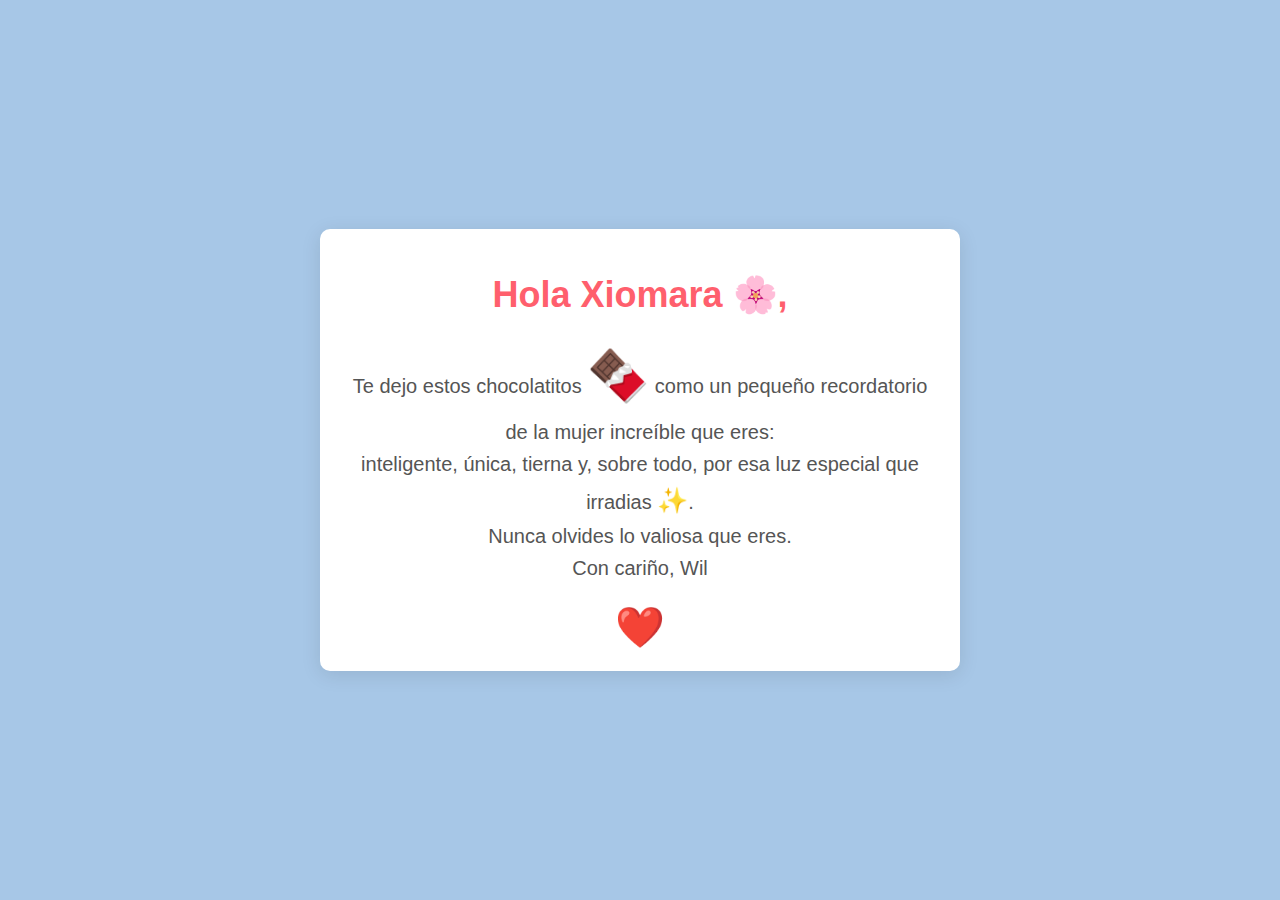
<file: index.html>
<!DOCTYPE html>
<html lang="es">
<head>
    <meta charset="UTF-8">
    <meta name="viewport" content="width=device-width, initial-scale=1.0">
    <title>Mensaje Especial</title>
    <style>
        body {
            font-family: 'Arial', sans-serif;
            background-color: #a7c7e7; /* Azul pastel */
            margin: 0;
            padding: 0;
            display: flex;
            justify-content: center;
            align-items: center;
            height: 100vh;
            overflow: hidden;
            color: #333;
            position: relative;
        }

        .container {
            text-align: center;
            max-width: 600px;
            padding: 20px;
            background-color: #fff;
            border-radius: 10px;
            box-shadow: 0 4px 20px rgba(0, 0, 0, 0.1);
            position: relative;
            z-index: 1;
            animation: fadeIn 2s ease-in-out;
        }

        .container h1 {
            color: #ff5f6d;
            font-size: 36px;
            margin-bottom: 15px;
            font-weight: bold;
            animation: bounce 1s infinite;
        }

        .message {
            font-size: 20px;
            line-height: 1.6;
            color: #555;
            animation: slideUp 1.5s ease-in-out;
        }

        .emoji {
            font-size: 30px;
            color: #ff5f6d;
        }

        .heart {
            color: #ff5f6d;
            font-size: 40px;
            animation: pulse 1.5s infinite, rotate 5s linear infinite;
        }

        .chocolates {
            font-size: 50px;
            color: #ff5f6d;
            animation: chocolateSlide 2s ease-in-out, bounce 1.5s infinite alternate;
        }

        .stars {
            font-size: 25px;
            color: #ffcc00;
            animation: blink 2s infinite;
        }

        /* Lluvia de chocolatitos */
        .rain {
            position: absolute;
            top: -50px;
            width: 100%;
            height: 100%;
            pointer-events: none;
            z-index: 0;
        }

        .choco {
            position: absolute;
            font-size: 30px;
            animation: fall 5s linear infinite;
        }

        /* Animations */
        @keyframes fadeIn {
            0% {
                opacity: 0;
            }
            100% {
                opacity: 1;
            }
        }

        @keyframes bounce {
            0%, 20%, 50%, 80%, 100% {
                transform: translateY(0);
            }
            40% {
                transform: translateY(-10px);
            }
            60% {
                transform: translateY(-5px);
            }
        }

        @keyframes slideUp {
            0% {
                transform: translateY(30px);
                opacity: 0;
            }
            100% {
                transform: translateY(0);
                opacity: 1;
            }
        }

        @keyframes pulse {
            0%, 100% {
                transform: scale(1);
            }
            50% {
                transform: scale(1.2);
            }
        }

        @keyframes rotate {
            0% {
                transform: rotate(0deg);
            }
            100% {
                transform: rotate(360deg);
            }
        }

        @keyframes chocolateSlide {
            0% {
                transform: translateX(-50px);
                opacity: 0;
            }
            100% {
                transform: translateX(0);
                opacity: 1;
            }
        }

        @keyframes blink {
            0% {
                opacity: 0.5;
            }
            50% {
                opacity: 1;
            }
            100% {
                opacity: 0.5;
            }
        }

        @keyframes fall {
            0% {
                top: -50px;
                opacity: 1;
            }
            100% {
                top: 100%;
                opacity: 0;
            }
        }

    </style>
</head>
<body>
    <div class="rain">
        <!-- Lluvia de chocolatitos -->
        <div class="choco" style="left: 10%; animation-duration: 6s;">🍫</div>
        <div class="choco" style="left: 30%; animation-duration: 5s;">🍫</div>
        <div class="choco" style="left: 50%; animation-duration: 4.5s;">🍫</div>
        <div class="choco" style="left: 70%; animation-duration: 6.5s;">🍫</div>
        <div class="choco" style="left: 90%; animation-duration: 5s;">🍫</div>
        <div class="choco" style="left: 20%; animation-duration: 5.8s;">🍫</div>
        <div class="choco" style="left: 40%; animation-duration: 5.2s;">🍫</div>
        <div class="choco" style="left: 60%; animation-duration: 4s;">🍫</div>
        <div class="choco" style="left: 80%; animation-duration: 6s;">🍫</div>
    </div>

    <div class="container">
        <h1>Hola Xiomara 🌸,</h1>
        <p class="message">
            Te dejo estos chocolatitos <span class="chocolates">🍫</span> como un pequeño recordatorio de la mujer increíble que eres: <br>
            inteligente, única, tierna y, sobre todo, por esa luz especial que irradias <span class="stars">✨</span>.<br>
            Nunca olvides lo valiosa que eres. <br>
            Con cariño, Wil
        </p>
        <span class="heart">❤️</span>
    </div>
</body>
</html>
</file>
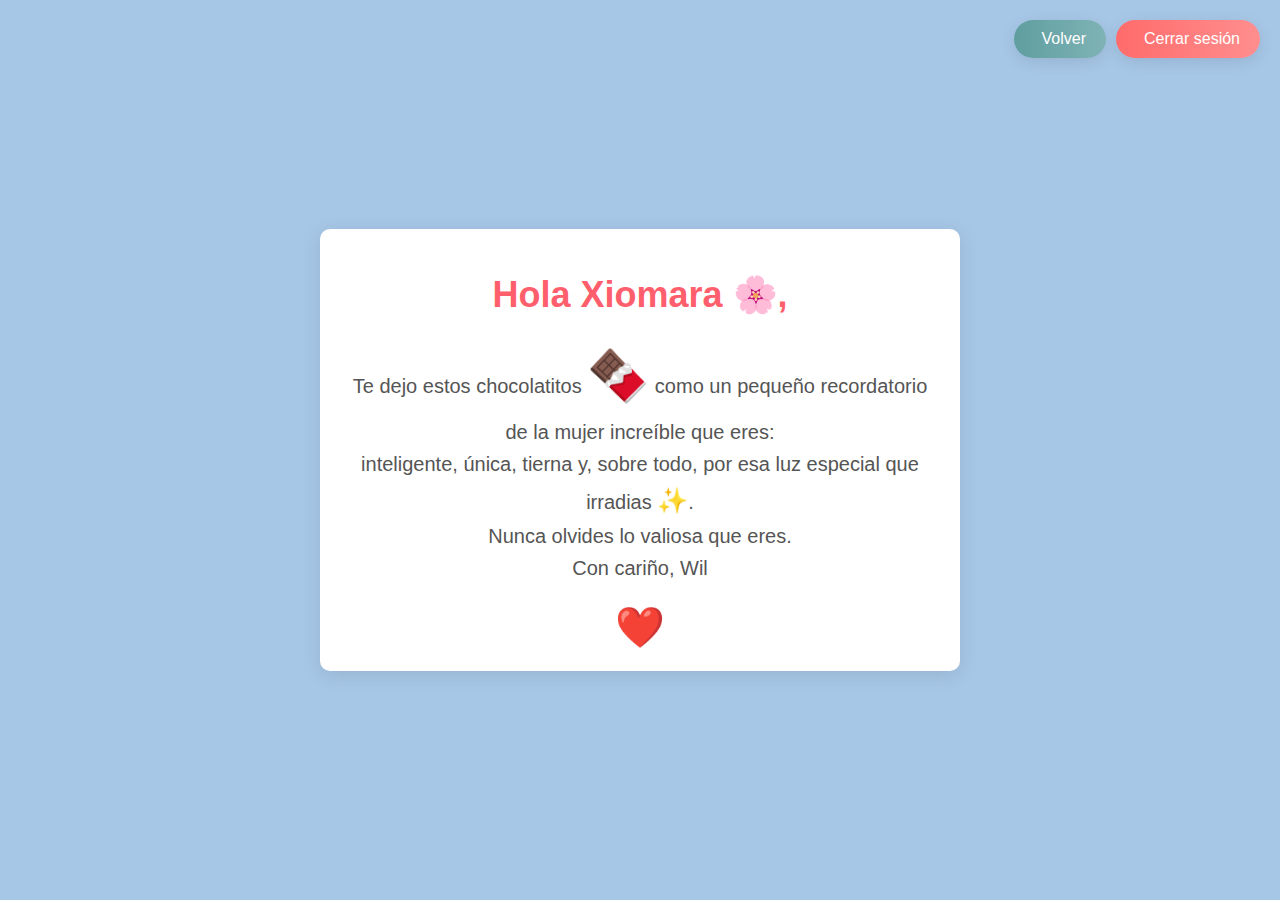
<file: pagina02xio.html>
<!DOCTYPE html>
<html lang="es">
<head>
    <meta charset="UTF-8">
    <meta name="viewport" content="width=device-width, initial-scale=1.0">
    <title>Mensaje Especial</title>
    <style>
        body {
            font-family: 'Arial', sans-serif;
            background-color: #a7c7e7; /* Azul pastel */
            margin: 0;
            padding: 0;
            display: flex;
            justify-content: center;
            align-items: center;
            height: 100vh;
            overflow: hidden;
            color: #333;
            position: relative;
        }

        .container {
            text-align: center;
            max-width: 600px;
            padding: 20px;
            background-color: #fff;
            border-radius: 10px;
            box-shadow: 0 4px 20px rgba(0, 0, 0, 0.1);
            position: relative;
            z-index: 1;
            animation: fadeIn 2s ease-in-out;
        }

        .container h1 {
            color: #ff5f6d;
            font-size: 36px;
            margin-bottom: 15px;
            font-weight: bold;
            animation: bounce 1s infinite;
        }

        .message {
            font-size: 20px;
            line-height: 1.6;
            color: #555;
            animation: slideUp 1.5s ease-in-out;
        }

        .emoji {
            font-size: 30px;
            color: #ff5f6d;
        }

        .heart {
            color: #ff5f6d;
            font-size: 40px;
            animation: pulse 1.5s infinite, rotate 5s linear infinite;
        }

        .chocolates {
            font-size: 50px;
            color: #ff5f6d;
            animation: chocolateSlide 2s ease-in-out, bounce 1.5s infinite alternate;
        }

        .stars {
            font-size: 25px;
            color: #ffcc00;
            animation: blink 2s infinite;
        }

        /* Lluvia de chocolatitos */
        .rain {
            position: absolute;
            top: -50px;
            width: 100%;
            height: 100%;
            pointer-events: none;
            z-index: 0;
        }

        .choco {
            position: absolute;
            font-size: 30px;
            animation: fall 5s linear infinite;
        }

        /* Animations */
        @keyframes fadeIn {
            0% {
                opacity: 0;
            }
            100% {
                opacity: 1;
            }
        }

        @keyframes bounce {
            0%, 20%, 50%, 80%, 100% {
                transform: translateY(0);
            }
            40% {
                transform: translateY(-10px);
            }
            60% {
                transform: translateY(-5px);
            }
        }

        @keyframes slideUp {
            0% {
                transform: translateY(30px);
                opacity: 0;
            }
            100% {
                transform: translateY(0);
                opacity: 1;
            }
        }

        @keyframes pulse {
            0%, 100% {
                transform: scale(1);
            }
            50% {
                transform: scale(1.2);
            }
        }

        @keyframes rotate {
            0% {
                transform: rotate(0deg);
            }
            100% {
                transform: rotate(360deg);
            }
        }

        @keyframes chocolateSlide {
            0% {
                transform: translateX(-50px);
                opacity: 0;
            }
            100% {
                transform: translateX(0);
                opacity: 1;
            }
        }

        @keyframes blink {
            0% {
                opacity: 0.5;
            }
            50% {
                opacity: 1;
            }
            100% {
                opacity: 0.5;
            }
        }

        @keyframes fall {
            0% {
                top: -50px;
                opacity: 1;
            }
            100% {
                top: 100%;
                opacity: 0;
            }
        }
     .button-container {
        position: absolute;
        top: 20px;
        right: 20px;
        z-index: 10;
        display: flex;
        gap: 10px;
    }

    .action-button {
        background: linear-gradient(to right, #5f9ea0, #7fb3b5);
        color: white;
        border: none;
        padding: 10px 20px;
        border-radius: 30px;
        font-size: 16px;
        cursor: pointer;
        box-shadow: 0 4px 15px rgba(0, 0, 0, 0.1);
        transition: all 0.3s ease;
        display: flex;
        align-items: center;
        gap: 8px;
    }

    .action-button:hover {
        transform: translateY(-3px);
        box-shadow: 0 6px 20px rgba(0, 0, 0, 0.15);
        opacity: 0.9;
    }

    #logout-btn {
        background: linear-gradient(to right, #ff6b6b, #ff8e8e);
    }

    @media (max-width: 768px) {
        .button-container {
            top: 10px;
            right: 10px;
        }
        .action-button {
            padding: 8px 15px;
            font-size: 14px;
        }
    }

    </style>
</head>
<body>
    <div class="button-container">
    <button id="back-btn" class="action-button">
        <i class="fas fa-arrow-left"></i> Volver
    </button>
    <button id="logout-btn" class="action-button">
        <i class="fas fa-sign-out-alt"></i> Cerrar sesión
    </button>
</div>
    <div class="rain">
        <!-- Lluvia de chocolatitos -->
        <div class="choco" style="left: 10%; animation-duration: 6s;">🍫</div>
        <div class="choco" style="left: 30%; animation-duration: 5s;">🍫</div>
        <div class="choco" style="left: 50%; animation-duration: 4.5s;">🍫</div>
        <div class="choco" style="left: 70%; animation-duration: 6.5s;">🍫</div>
        <div class="choco" style="left: 90%; animation-duration: 5s;">🍫</div>
        <div class="choco" style="left: 20%; animation-duration: 5.8s;">🍫</div>
        <div class="choco" style="left: 40%; animation-duration: 5.2s;">🍫</div>
        <div class="choco" style="left: 60%; animation-duration: 4s;">🍫</div>
        <div class="choco" style="left: 80%; animation-duration: 6s;">🍫</div>
    </div>

    <div class="container">
        <h1>Hola Xiomara 🌸,</h1>
        <p class="message">
            Te dejo estos chocolatitos <span class="chocolates">🍫</span> como un pequeño recordatorio de la mujer increíble que eres: <br>
            inteligente, única, tierna y, sobre todo, por esa luz especial que irradias <span class="stars">✨</span>.<br>
            Nunca olvides lo valiosa que eres. <br>
            Con cariño, Wil
        </p>
        <span class="heart">❤️</span>
    </div>
    <script>
    // Botón de volver
    document.getElementById('back-btn').addEventListener('click', function() {
        window.location.href = 'Principal.html';
    });

    // Botón de cerrar sesión
    document.getElementById('logout-btn').addEventListener('click', function() {
        this.innerHTML = '<i class="fas fa-spinner fa-spin"></i> Saliendo...';
        setTimeout(() => {
            window.location.href = 'index.html';
        }, 800);
    });
</script>
</body>
</html>
</file>
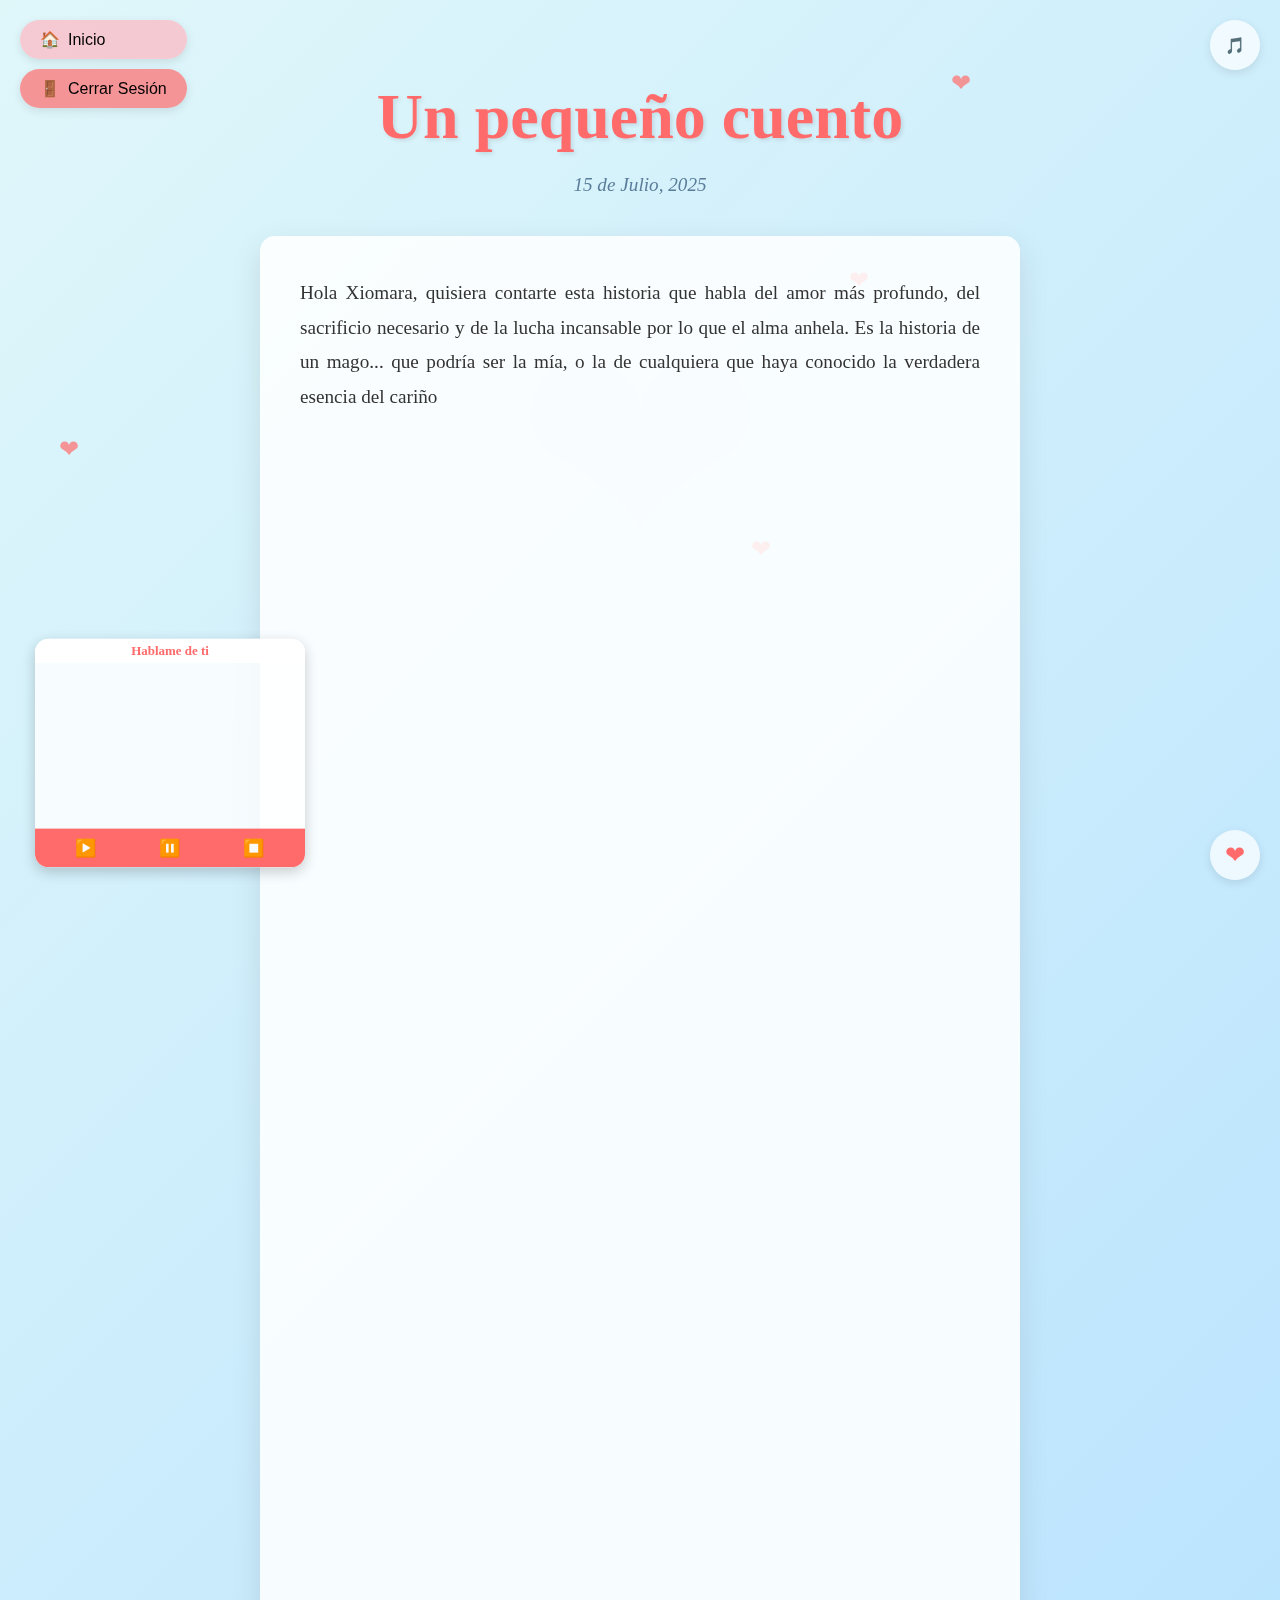
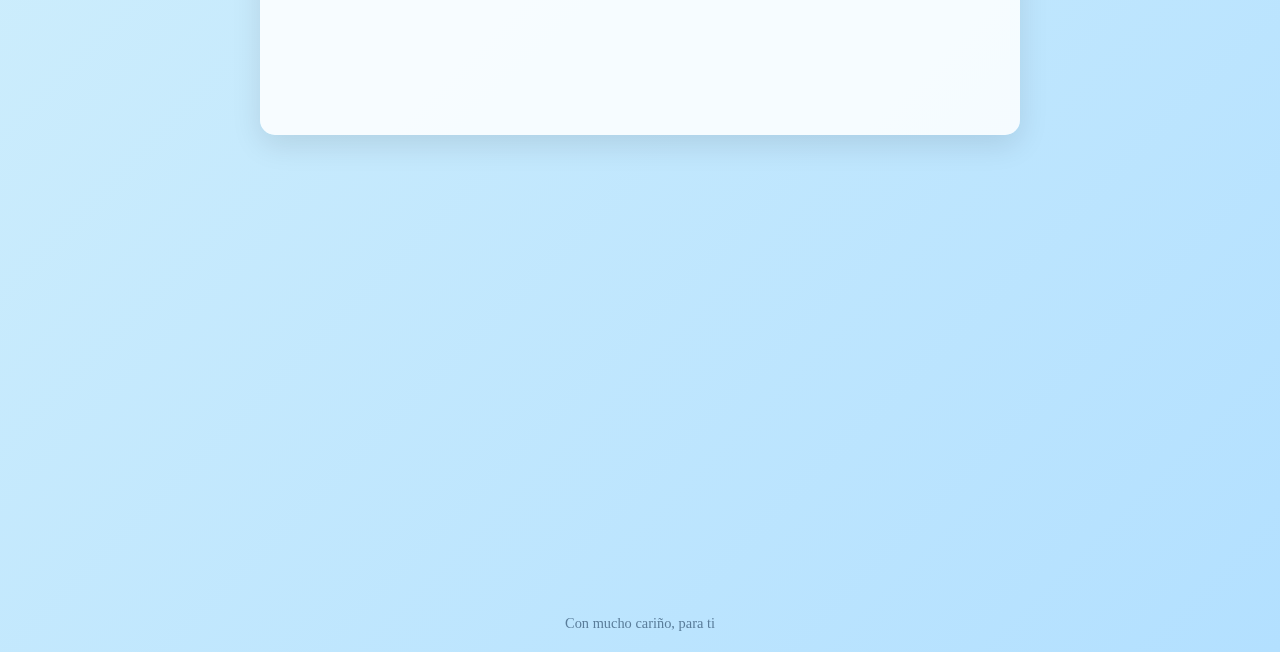
<file: pagina_cuento01.html>
<!DOCTYPE html>
<html lang="es">
<head>
    <meta charset="UTF-8">
    <meta name="viewport" content="width=device-width, initial-scale=1.0">
    <title>Carta de Amor Interactiva</title>
    <style>
        * {
            margin: 0;
            padding: 0;
            box-sizing: border-box;
        }
        
        body {
            font-family: 'Georgia', serif;
            background: linear-gradient(135deg, #e0f7fa, #b3e0ff);
            color: #333;
            min-height: 100vh;
            overflow-x: hidden;
            position: relative;
        }
        
        /* Corazones flotantes */
        .hearts {
            position: fixed;
            top: 0;
            left: 0;
            width: 100%;
            height: 100%;
            pointer-events: none;
            z-index: 1;
        }
        
        .heart {
            position: absolute;
            font-size: 24px;
            color: #ff6b6b;
            opacity: 0.7;
            animation: float 8s infinite ease-in-out;
            z-index: 2;
        }
        
        @keyframes float {
            0% { 
                transform: translateY(100vh) translateX(0) rotate(0deg); 
                opacity: 0.7; 
            }
            50% { 
                transform: translateY(50vh) translateX(20px) rotate(180deg); 
                opacity: 1; 
            }
            100% { 
                transform: translateY(-20vh) translateX(0) rotate(360deg); 
                opacity: 0; 
            }
        }
        
        /* Contenedor principal */
        .container {
            max-width: 800px;
            margin: 0 auto;
            padding: 40px 20px;
            position: relative;
            z-index: 3;
        }
        
        /* Encabezado */
        header {
            text-align: center;
            padding: 40px 0;
            animation: fadeIn 2s ease-in-out forwards;
        }
        
        @keyframes fadeIn {
            from { opacity: 0; transform: translateY(-20px); }
            to { opacity: 1; transform: translateY(0); }
        }
        
        h1 {
            font-family: 'Brush Script MT', cursive;
            font-size: 4rem;
            color: #ff6b6b;
            text-shadow: 2px 2px 4px rgba(0, 0, 0, 0.1);
            margin-bottom: 20px;
            /* Efecto de latido para el título */
            animation: heartbeat 1.5s infinite;
        }
        
        /* Animación de latido */
        @keyframes heartbeat {
            0% { transform: scale(1); }
            25% { transform: scale(1.05); }
            50% { transform: scale(1); }
            75% { transform: scale(1.05); }
            100% { transform: scale(1); }
        }
        
        .date {
            font-style: italic;
            color: #5a7d9a;
            font-size: 1.2rem;
        }
        
        /* Contenido de la carta */
        .letter-content {
            background: rgba(255, 255, 255, 0.85);
            border-radius: 15px;
            padding: 40px;
            box-shadow: 0 10px 30px rgba(0, 0, 0, 0.1);
            line-height: 1.8;
            font-size: 1.2rem;
            position: relative;
            overflow: visible;
        }
        
        .letter-content p {
            margin-bottom: 25px;
            text-align: justify;
            opacity: 0;
            transform: translateY(30px);
            transition: opacity 1s ease, transform 1s ease;
        }
        
        .letter-content p.visible {
            opacity: 1;
            transform: translateY(0);
        }
        
        /* Efecto de confeti */
        .confetti {
            position: fixed;
            width: 12px;
            height: 12px;
            border-radius: 50%;
            animation: confetti-fall 5s linear forwards;
            opacity: 0.8;
            z-index: 4;
        }
        
        @keyframes confetti-fall {
            0% { 
                transform: translateY(-100px) rotate(0deg) translateX(0); 
                opacity: 1; 
            }
            100% { 
                transform: translateY(100vh) rotate(720deg) translateX(50px); 
                opacity: 0; 
            }
        }
        
        /* Invitación final */
        .invitation {
            text-align: center;
            margin: 60px 0;
            padding: 30px;
            background: rgba(255, 255, 255, 0.9);
            border-radius: 15px;
            box-shadow: 0 10px 30px rgba(0, 0, 0, 0.1);
            transform: scale(0.8);
            opacity: 0;
            transition: all 1.5s ease;
        }
        
        .invitation.visible {
            transform: scale(1);
            opacity: 1;
        }
        
        .invitation h2 {
            font-family: 'Brush Script MT', cursive;
            font-size: 3rem;
            color: #ff6b6b;
            margin-bottom: 20px;
            animation: heartbeat 1.5s infinite;
        }
        
        .invitation p {
            font-size: 1.5rem;
            margin-bottom: 30px;
            color: #5a7d9a;
        }
        
        .invitation-btn {
            background: linear-gradient(to right, #ff6b6b, #ff8e8e);
            color: white;
            border: none;
            padding: 15px 40px;
            font-size: 1.2rem;
            border-radius: 50px;
            cursor: pointer;
            transition: all 0.3s ease;
            box-shadow: 0 5px 15px rgba(255, 107, 107, 0.4);
            /* Efecto de latido para el botón */
            animation: heartbeat 1.5s infinite;
        }
        
        .invitation-btn:hover {
            transform: translateY(-3px) scale(1.05);
            box-shadow: 0 8px 20px rgba(255, 107, 107, 0.6);
        }
        
        /* Footer */
        footer {
            text-align: center;
            padding: 20px;
            color: #5a7d9a;
            font-size: 0.9rem;
            position: relative;
            z-index: 3;
        }
        
        /* Botón de música */
        .music-control {
            position: fixed;
            top: 20px;
            right: 20px;
            background: rgba(255, 255, 255, 0.7);
            border-radius: 50%;
            width: 50px;
            height: 50px;
            display: flex;
            align-items: center;
            justify-content: center;
            cursor: pointer;
            z-index: 10;
            box-shadow: 0 3px 10px rgba(0, 0, 0, 0.1);
            transition: all 0.3s ease;
            animation: heartbeat 1.5s infinite;
        }
        
        .music-control:hover {
            transform: scale(1.1);
        }
        
        /* Botones de navegación */
        .nav-controls {
            position: fixed;
            top: 20px;
            left: 20px;
            display: flex;
            flex-direction: column;
            gap: 10px;
            z-index: 10;
        }
        
        .nav-btn {
            background: rgba(255, 255, 255, 0.7);
            border: none;
            border-radius: 50px;
            padding: 10px 20px;
            font-size: 1rem;
            cursor: pointer;
            transition: all 0.3s ease;
            box-shadow: 0 3px 10px rgba(0, 0, 0, 0.1);
            display: flex;
            align-items: center;
            gap: 8px;
        }
        
        .nav-btn:hover {
            transform: translateY(-3px);
            background: rgba(255, 255, 255, 0.9);
        }
        
        .nav-btn.home {
            background: rgba(255, 182, 193, 0.7);
        }
        
        .nav-btn.logout {
            background: rgba(255, 107, 107, 0.7);
        }
        
        /* Diseño responsivo */
        @media (max-width: 768px) {
            h1 { font-size: 3rem; }
            .letter-content { padding: 30px 20px; }
            .invitation h2 { font-size: 2.5rem; }
            .invitation p { font-size: 1.3rem; }
            .invitation-btn { padding: 12px 30px; font-size: 1.1rem; }
            .youtube-player { max-width: 90%; }
            .nav-controls { flex-direction: row; }
            .nav-btn span { display: none; }
        }
        
        @media (max-width: 480px) {
            h1 { font-size: 2.5rem; }
            .date { font-size: 1rem; }
            .letter-content { padding: 20px 15px; font-size: 1rem; }
            .letter-content p { margin-bottom: 20px; }
            .invitation { margin: 40px 0; padding: 20px; }
            .invitation h2 { font-size: 2rem; }
            .invitation p { font-size: 1.1rem; }
            .invitation-btn { padding: 10px 25px; font-size: 1rem; }
            .container { padding: 20px 10px; }
            header { padding: 30px 0; }
            .music-control { width: 40px; height: 40px; top: 10px; right: 10px; }
            .youtube-player { height: 200px; }
            .nav-controls { top: 10px; left: 10px; }
            .nav-btn { padding: 8px 15px; font-size: 0.9rem; }
        }
        
        /* Para orientación horizontal en móviles */
        @media (max-height: 500px) and (orientation: landscape) {
            .container { padding: 20px 10px; }
            header { padding: 20px 0; }
            h1 { font-size: 2.5rem; }
            .letter-content { padding: 20px; }
            .invitation { margin: 30px 0; padding: 20px; }
            .invitation h2 { font-size: 2rem; }
            .youtube-player { height: 200px; }
        }
        
        /* Corazón que late en el fondo */
        .pulse-heart {
            position: fixed;
            top: 50%;
            left: 50%;
            transform: translate(-50%, -50%);
            font-size: 300px;
            color: rgba(255, 107, 107, 0.05);
            z-index: 0;
            animation: pulse 3s infinite ease-in-out;
            pointer-events: none;
        }
        
        @keyframes pulse {
            0% { transform: translate(-50%, -50%) scale(1); opacity: 0.05; }
            50% { transform: translate(-50%, -50%) scale(1.2); opacity: 0.1; }
            100% { transform: translate(-50%, -50%) scale(1); opacity: 0.05; }
        }
        
        /* Reproductor de YouTube */
        .youtube-container {
            position: fixed;
            bottom: 20px;
            left: 20px;
            z-index: 10;
            background: rgba(255, 255, 255, 0.8);
            border-radius: 15px;
            box-shadow: 0 5px 15px rgba(0, 0, 0, 0.2);
            overflow: hidden;
            transform: scale(0.9);
            transition: all 0.4s ease;
        }
        
        .youtube-container:hover {
            transform: scale(0.95);
        }
        
        .youtube-player {
            width: 300px;
            height: 180px;
            border: none;
            border-radius: 15px 15px 0 0;
        }
        
        .player-controls {
            display: flex;
            justify-content: space-around;
            padding: 10px;
            background: #ff6b6b;
        }
        
        .player-controls button {
            background: transparent;
            border: none;
            color: white;
            font-size: 1.2rem;
            cursor: pointer;
            transition: all 0.3s ease;
        }
        
        .player-controls button:hover {
            transform: scale(1.2);
        }
        
        .player-title {
            text-align: center;
            padding: 5px;
            background: white;
            font-size: 0.9rem;
            color: #ff6b6b;
            font-weight: bold;
        }
        
        /* Botón de corazón que late */
        .heartbeat-indicator {
            position: fixed;
            bottom: 20px;
            right: 20px;
            width: 50px;
            height: 50px;
            background: rgba(255, 255, 255, 0.7);
            border-radius: 50%;
            display: flex;
            align-items: center;
            justify-content: center;
            z-index: 10;
            box-shadow: 0 3px 10px rgba(0, 0, 0, 0.1);
            animation: heartbeat 1.5s infinite;
        }
        
        .heartbeat-indicator span {
            font-size: 24px;
            color: #ff6b6b;
        }
        
        /* Modal de confirmación */
        .modal {
            display: none;
            position: fixed;
            top: 0;
            left: 0;
            width: 100%;
            height: 100%;
            background: rgba(0, 0, 0, 0.7);
            z-index: 100;
            justify-content: center;
            align-items: center;
        }
        
        .modal-content {
            background: white;
            padding: 30px;
            border-radius: 15px;
            text-align: center;
            max-width: 400px;
            width: 90%;
            box-shadow: 0 10px 30px rgba(0, 0, 0, 0.3);
            animation: modalIn 0.5s ease-out;
        }
        
        @keyframes modalIn {
            from { transform: translateY(-50px); opacity: 0; }
            to { transform: translateY(0); opacity: 1; }
        }
        
        .modal-buttons {
            display: flex;
            justify-content: center;
            gap: 15px;
            margin-top: 20px;
        }
        
        .modal-btn {
            padding: 10px 25px;
            border-radius: 50px;
            border: none;
            cursor: pointer;
            font-size: 1rem;
            transition: all 0.3s ease;
        }
        
        .modal-btn.confirm {
            background: linear-gradient(to right, #ff6b6b, #ff8e8e);
            color: white;
        }
        
        .modal-btn.cancel {
            background: #5a7d9a;
            color: white;
        }
        
        .modal-btn:hover {
            transform: translateY(-3px);
            box-shadow: 0 5px 15px rgba(0, 0, 0, 0.2);
        }
    </style>
</head>
<body>
    <!-- Corazón que late en el fondo -->
    <div class="pulse-heart">❤</div>
    
    <!-- Botones de navegación -->
    <div class="nav-controls">
        <button id="homeBtn" class="nav-btn home">
            <span>🏠</span>
            <span>Inicio</span>
        </button>
        <button id="logoutBtn" class="nav-btn logout">
            <span>🚪</span>
            <span>Cerrar Sesión</span>
        </button>
    </div>
    
    <!-- Botón de control de música -->
    <div class="music-control" id="musicControl">
        <span id="musicIcon">🎵</span>
    </div>
    
    <!-- Corazones flotantes -->
    <div class="hearts" id="heartsContainer"></div>
    
    <!-- Reproductor de YouTube -->
    <div class="youtube-container" id="youtubeContainer">
        <div class="player-title">Hablame de ti</div>
        <iframe class="youtube-player" id="youtubePlayer" 
                src="https://www.youtube.com/embed/Uykdd261LcA?enablejsapi=1&controls=0&modestbranding=1&rel=0" 
                frameborder="0" allow="accelerometer; autoplay; clipboard-write; encrypted-media; gyroscope; picture-in-picture" 
                allowfullscreen>
        </iframe>
        <div class="player-controls">
            <button id="playBtn">▶️</button>
            <button id="pauseBtn">⏸️</button>
            <button id="stopBtn">⏹️</button>
        </div>
    </div>
    
    <!-- Indicador de latido -->
    <div class="heartbeat-indicator">
        <span>❤</span>
    </div>
    
    <div class="container">
        <header>
            <h1>Un pequeño cuento</h1>
            <div class="date">15 de Julio, 2025</div>
        </header>
        
        <main>
            <div class="letter-content" id="letterContent">
                <p>Hola Xiomara, quisiera contarte esta historia que habla del amor más profundo, del sacrificio necesario y de la lucha incansable por lo que el alma anhela. Es la historia de un mago... que podría ser la mía, o la de cualquiera que haya conocido la verdadera esencia del cariño</p>
                
                <p>Hubo un tiempo en que este mago, a pesar de dominar los secretos más ocultos de la magia y poseer un poder inmenso, sentía una soledad tan vasta como el cielo nocturno. Sus logros eran muchos, pero su corazón anhelaba algo que la magia no podía conjurar: el amor verdadero. Solo la luna, fiel y silenciosa, era testigo de su dolor, alumbrando sus noches y dándole una frágil fuerza para seguir adelante.</p>
                
                <p>En lo más profundo de su ser, guardaba una certeza: la vida, en su momento justo, le traería el amor que tanto buscaba. Sabía que no debía forzarlo, solo estar abierto, atento, listo para reconocerlo cuando llegara. Y un día, mientras caminaba por su bosque encantado, sus ojos encontraron los de un hada. En ese instante, el universo se detuvo. Su mirada, de una dulzura nunca antes vista, iluminó las sombras de su alma. Ambos supieron, sin palabras, que sus destinos estaban irrevocablemente unidos. El amor floreció entre ellos, rápido, intenso, como un hechizo más poderoso que cualquier otro.</p>
                
                <p>Pero la oscuridad, siempre celosa de la luz y la felicidad pura, acechaba. Movido por la envidia y el odio, el mal lanzó un hechizo sobre el hada, sumiéndola en un sueño profundo e impenetrable, un lugar sin sensaciones, sin su luz. El mago, con el corazón destrozado, contempló su mayor pérdida. Sin embargo, la rendición nunca fue una opción. El amor que sentía era más fuerte que el dolor. Comprendió, en ese momento de desgarro, lo que realmente significa amar: no solo es magia y dicha, sino sacrificio, esfuerzo incansable y una fe que no conoce límites.</p>
                
                <p>Desde entonces, el mago ha dedicado cada noche, cada aliento, a buscar el poder, el conocimiento, el antídoto que pueda romper el hechizo y devolverle a su amada hada la luz que le fue robada, la felicidad que compartían. No descansa. Porque ahora sabe que el amor exige todo de uno mismo. Aunque los días se conviertan en noches y la búsqueda sea larga, lleva en su pecho una certeza inquebrantable: un día, su hada regresará a su lado. Su amor es más fuerte que cualquier maldición, y la esperanza de volver a ver su mirada dulce es el fuego que lo mantiene en pie, luchando.</p>
                
                <p>El amor verdadero rara vez es un camino fácil. Está plagado de desafíos, a veces de una oscuridad que parece insuperable. Pero cuando encuentras ese amor, ese alma gemela, cada lucha, cada sacrificio, cada momento de fe inquebrantable, vale infinitamente la pena, cuando llega, llega en el momento preciso, incluso cuando ya no lo esperabas, y es capaz de vencer cualquier sombra.</p>

                <p>El Mago que Nunca deja de Buscar tu Luz</p>
            </div>
            
            <div class="invitation" id="invitation">
                <h2>¿Almorzamos el miércoles juntos?</h2>
                <p>Espero tu respuesta antes de las 12:00pm</p>
                <button class="invitation-btn" id="responseBtn">¡Claro que sí! 💖</button>
            </div>
        </main>
    </div>
    
    <footer>
        Con mucho cariño, para ti
    </footer>
    
    <!-- Modal de confirmación para cerrar sesión -->
    <div class="modal" id="logoutModal">
        <div class="modal-content">
            <h2>¿Estás seguro de cerrar sesión?</h2>
            <p>Tu carta permanecerá aquí para cuando regreses</p>
            <div class="modal-buttons">
                <button class="modal-btn cancel" id="cancelLogout">Cancelar</button>
                <button class="modal-btn confirm" id="confirmLogout">Sí, cerrar sesión</button>
            </div>
        </div>
    </div>

    <script>
        document.addEventListener('DOMContentLoaded', function() {
            // Crear corazones flotantes que cubran toda la pantalla
            const heartsContainer = document.getElementById('heartsContainer');
            
            function createHearts() {
                // Reducir el número de corazones en dispositivos móviles para mejor rendimiento
                const heartCount = window.innerWidth < 768 ? 30 : 50;
                
                for (let i = 0; i < heartCount; i++) {
                    setTimeout(() => {
                        const heart = document.createElement('div');
                        heart.classList.add('heart');
                        heart.innerHTML = '❤';
                        // Posicionar corazones en toda la pantalla
                        heart.style.left = Math.random() * 100 + 'vw';
                        heart.style.top = Math.random() * 100 + 'vh';
                        heart.style.animationDelay = Math.random() * 5 + 's';
                        heartsContainer.appendChild(heart);
                    }, i * 200);
                }
            }
            createHearts();
            
            // Variables para el reproductor de YouTube
            let player;
            const youtubeContainer = document.getElementById('youtubeContainer');
            const youtubePlayer = document.getElementById('youtubePlayer');
            const playBtn = document.getElementById('playBtn');
            const pauseBtn = document.getElementById('pauseBtn');
            const stopBtn = document.getElementById('stopBtn');
            
            // Cargar la API de YouTube
            const tag = document.createElement('script');
            tag.src = "https://www.youtube.com/iframe_api";
            const firstScriptTag = document.getElementsByTagName('script')[0];
            firstScriptTag.parentNode.insertBefore(tag, firstScriptTag);
            
            // Crear el reproductor después de cargar la API
            window.onYouTubeIframeAPIReady = function() {
                player = new YT.Player('youtubePlayer', {
                    events: {
                        'onReady': onPlayerReady,
                        'onStateChange': onPlayerStateChange
                    }
                });
            };
            
            function onPlayerReady(event) {
                // Puedes iniciar automáticamente aquí si lo deseas
                // event.target.playVideo();
            }
            
            function onPlayerStateChange(event) {
                // Manejar cambios de estado del reproductor si es necesario
            }
            
            // Controles del reproductor
            playBtn.addEventListener('click', function() {
                player.playVideo();
            });
            
            pauseBtn.addEventListener('click', function() {
                player.pauseVideo();
            });
            
            stopBtn.addEventListener('click', function() {
                player.stopVideo();
            });
            
            // Control de música personalizado
            const musicControl = document.getElementById('musicControl');
            musicControl.addEventListener('click', function() {
                // Alternar entre play y pause
                if (player.getPlayerState() === YT.PlayerState.PLAYING) {
                    player.pauseVideo();
                } else {
                    player.playVideo();
                }
            });
            
            // Animación de párrafos
            const paragraphs = document.querySelectorAll('.letter-content p');
            function animateParagraphs() {
                paragraphs.forEach((p, i) => {
                    setTimeout(() => {
                        p.classList.add('visible');
                    }, 300 * i);
                });
            }
            
            // Animación de invitación
            const invitation = document.getElementById('invitation');
            function showInvitation() {
                setTimeout(() => {
                    invitation.classList.add('visible');
                    createConfetti();
                }, paragraphs.length * 300 + 1000);
            }
            
            // Función para crear confeti en toda la pantalla
            function createConfetti() {
                const colors = ['#ff6b6b', '#ff8e8e', '#5a7d9a', '#b3e0ff', '#ffd166'];
                // Reducir confeti en móviles
                const confettiCount = window.innerWidth < 768 ? 80 : 150;
                
                for (let i = 0; i < confettiCount; i++) {
                    setTimeout(() => {
                        const confetti = document.createElement('div');
                        confetti.classList.add('confetti');
                        confetti.style.backgroundColor = colors[Math.floor(Math.random() * colors.length)];
                        // Posicionar confeti en toda la pantalla
                        confetti.style.left = Math.random() * 100 + 'vw';
                        confetti.style.top = Math.random() * 100 + 'vh';
                        confetti.style.animationDelay = Math.random() * 2 + 's';
                        document.body.appendChild(confetti);
                        
                        // Eliminar confeti después de la animación
                        setTimeout(() => {
                            if (confetti.parentNode) {
                                confetti.parentNode.removeChild(confetti);
                            }
                        }, 5000);
                    }, i * 20);
                }
            }
            
            // Botón de respuesta
            const responseBtn = document.getElementById('responseBtn');
            responseBtn.addEventListener('click', function() {
                responseBtn.textContent = '¡Sabía que dirías que sí! 💕';
                responseBtn.style.background = 'linear-gradient(to right, #5a7d9a, #7da0c0)';
                responseBtn.disabled = true;
                
                // Quitar el efecto de latido del botón
                responseBtn.style.animation = 'none';
                
                // Crear más confeti y corazones
                createConfetti();
                createHearts();
                
                // Animación de corazón gigante
                const bigHeart = document.createElement('div');
                bigHeart.innerHTML = '💖';
                bigHeart.style.position = 'fixed';
                bigHeart.style.fontSize = '150px';
                bigHeart.style.top = '50%';
                bigHeart.style.left = '50%';
                bigHeart.style.transform = 'translate(-50%, -50%) scale(0)';
                bigHeart.style.opacity = '0.8';
                bigHeart.style.zIndex = '100';
                bigHeart.style.transition = 'all 1s ease';
                bigHeart.style.pointerEvents = 'none';
                document.body.appendChild(bigHeart);
                
                setTimeout(() => {
                    bigHeart.style.transform = 'translate(-50%, -50%) scale(1)';
                    bigHeart.style.opacity = '1';
                }, 10);
                
                setTimeout(() => {
                    bigHeart.style.transform = 'translate(-50%, -50%) scale(0)';
                    bigHeart.style.opacity = '0';
                }, 2000);
                
                setTimeout(() => {
                    if (bigHeart.parentNode) {
                        bigHeart.parentNode.removeChild(bigHeart);
                    }
                }, 3000);
                
                // Reproducir música automáticamente si no está reproduciendo
                if (player.getPlayerState() !== YT.PlayerState.PLAYING) {
                    player.playVideo();
                }
            });
            
            // Botones de navegación
            const homeBtn = document.getElementById('homeBtn');
            const logoutBtn = document.getElementById('logoutBtn');
            const logoutModal = document.getElementById('logoutModal');
            const cancelLogout = document.getElementById('cancelLogout');
            const confirmLogout = document.getElementById('confirmLogout');
            
            homeBtn.addEventListener('click', function() {
                // Aquí iría la lógica para regresar a la página principal
                
                alert('Regresando a la página principal...');
                window.location.href = 'Principal.html';
                // En un caso real: window.location.href = 'index.html';
            });
            
            logoutBtn.addEventListener('click', function() {
                logoutModal.style.display = 'flex';
            });
            
            cancelLogout.addEventListener('click', function() {
                logoutModal.style.display = 'none';
            });
            
            confirmLogout.addEventListener('click', function() {

                // Aquí iría la lógica para cerrar sesión

        this.innerHTML = '<i class="fas fa-spinner fa-spin"></i> Saliendo...';
        setTimeout(() => {
            window.location.href = 'index.html';
        }, 800);
                alert('Sesión cerrada. ¡Hasta pronto!');
                // En un caso real: window.location.href = 'login.html';
                logoutModal.style.display = 'none';
            });
            
            // Cerrar modal al hacer clic fuera del contenido
            logoutModal.addEventListener('click', function(e) {
                if (e.target === logoutModal) {
                    logoutModal.style.display = 'none';
                }
            });
            
            // Iniciar animaciones
            setTimeout(animateParagraphs, 500);
            setTimeout(showInvitation, 1000);
        });
    </script>
</body>
</html>
</file>
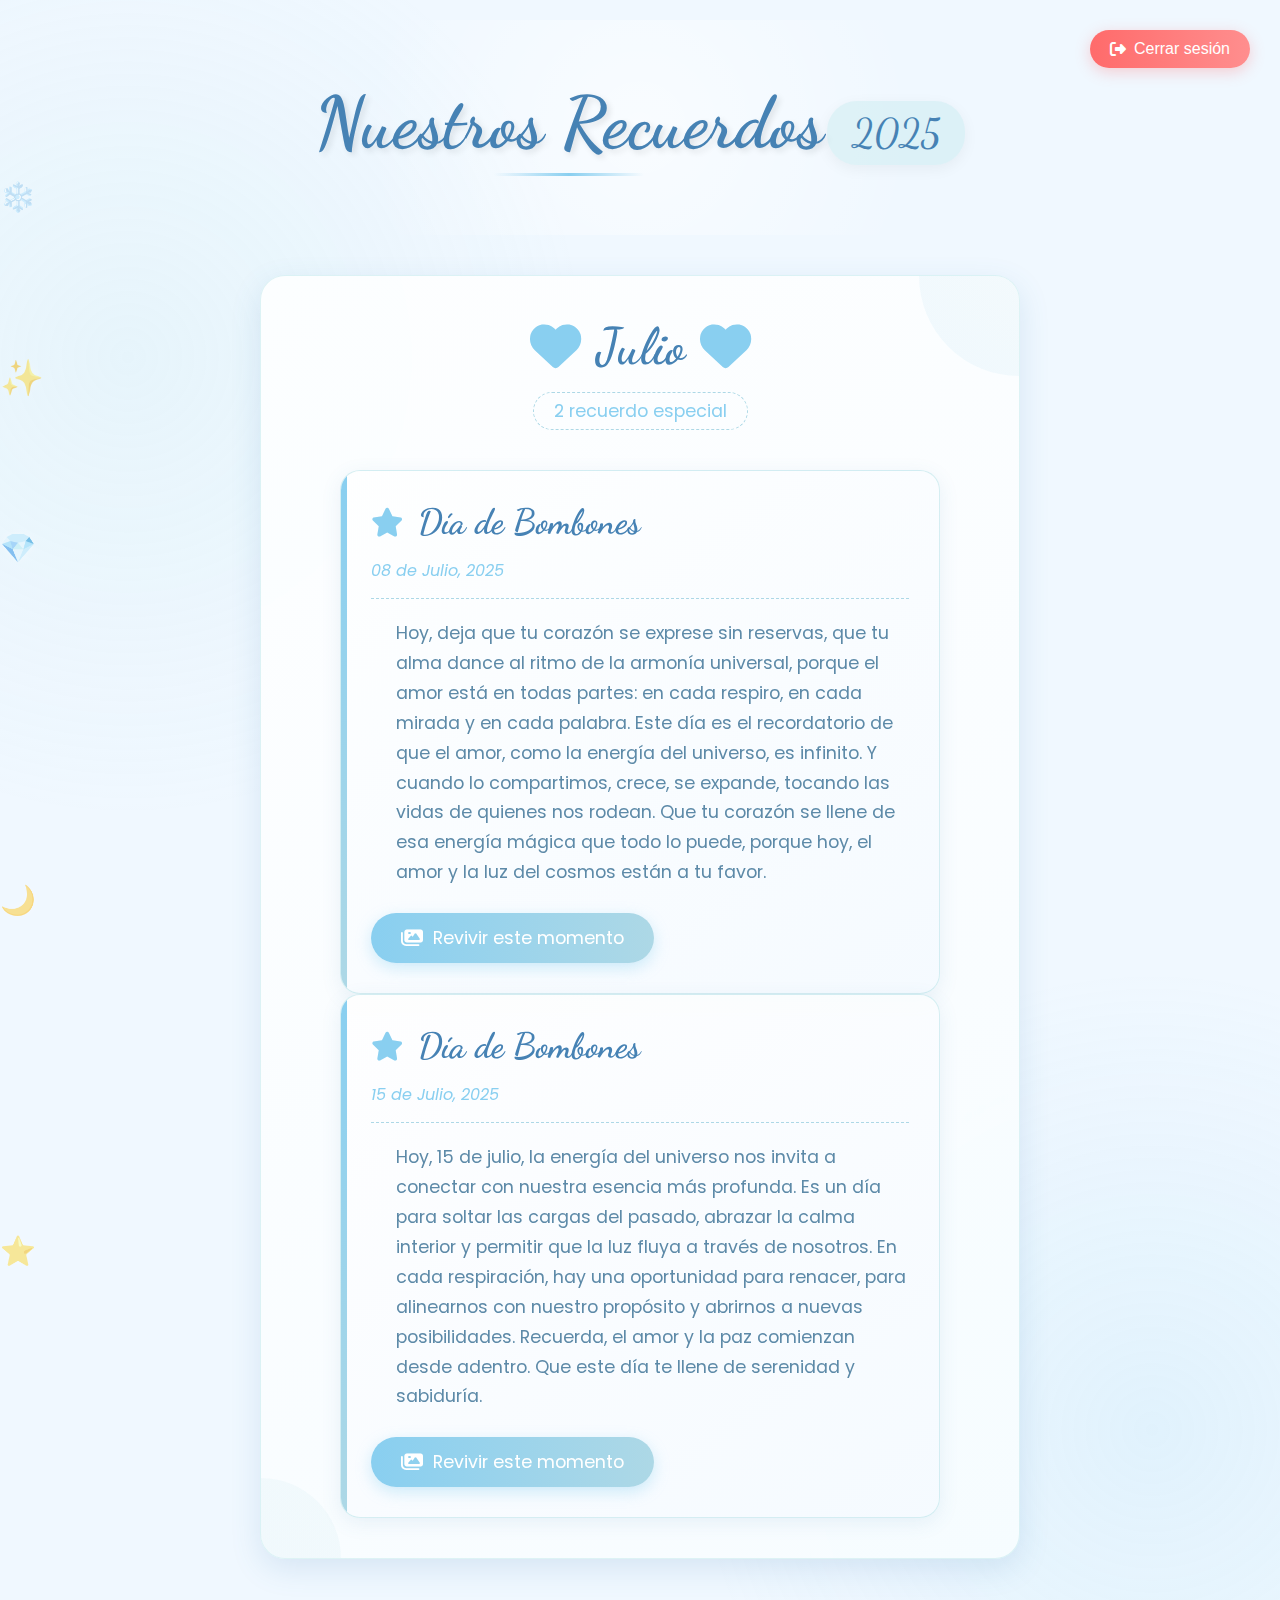
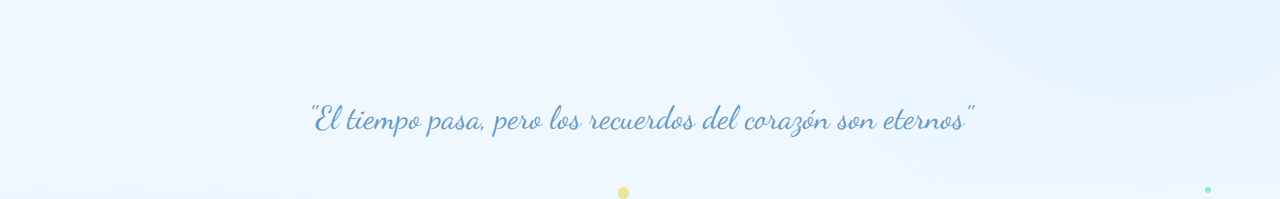
<file: Principal.html>
<!DOCTYPE html>
<html lang="es">
<head>
    <meta charset="UTF-8">
    <meta name="viewport" content="width=device-width, initial-scale=1.0">
    <title>Julio 2025 - Nuestros Recuerdos</title>
    <link rel="stylesheet" href="https://cdnjs.cloudflare.com/ajax/libs/font-awesome/6.4.0/css/all.min.css">
    <link href="https://fonts.googleapis.com/css2?family=Dancing+Script:wght@400;700&family=Poppins:wght@300;400;500&display=swap" rel="stylesheet">
    <style>
        :root {
            --color-sky: #B0E0E6;
            --color-light-blue: #ADD8E6;
            --color-powder-blue: #B0E0E6;
            --color-baby-blue: #89CFF0;
            --color-steel-blue: #4682B4;
            --color-lavender: #E6E6FA;
            --color-bg: #F0F8FF;
            --color-text: #5D8AA8;
            --color-accent: #5D8AA8;
        }

        * {
            margin: 0;
            padding: 0;
            box-sizing: border-box;
        }

        body {
            background-color: var(--color-bg);
            color: var(--color-text);
            font-family: 'Poppins', sans-serif;
            min-height: 100vh;
            overflow-x: hidden;
            background-image: 
                radial-gradient(circle at 10% 20%, rgba(176, 224, 230, 0.15) 0%, transparent 25%),
                radial-gradient(circle at 90% 80%, rgba(137, 207, 240, 0.15) 0%, transparent 25%);
            position: relative;
        }

        /* Animaciones flotantes */
        .floating-element {
            position: absolute;
            color: var(--color-baby-blue);
            font-size: 1.8rem;
            z-index: -1;
            opacity: 0.5;
            animation: floating 15s linear infinite;
            text-shadow: 0 0 10px rgba(255, 255, 255, 0.7);
        }

        @keyframes floating {
            0% {
                transform: translateY(0) rotate(0deg);
                left: -10%;
            }
            100% {
                transform: translateY(100vh) rotate(360deg);
                left: 110%;
            }
        }

        /* Contenedor principal */
        .container {
            max-width: 800px;
            margin: 0 auto;
            padding: 20px;
            position: relative;
            z-index: 2;
        }

        /* Encabezado */
        header {
            text-align: center;
            padding: 60px 20px 40px;
            position: relative;
            margin-bottom: 40px;
            animation: fadeInDown 1.2s ease-out;
        }

        header::before {
            content: "";
            position: absolute;
            top: 0;
            left: 0;
            width: 100%;
            height: 100%;
            background: radial-gradient(circle at center, rgba(255, 255, 255, 0.6) 0%, transparent 70%);
            z-index: -1;
        }

        h1 {
            font-family: 'Dancing Script', cursive;
            font-size: 4.5rem;
            color: var(--color-steel-blue);
            text-shadow: 3px 3px 6px rgba(0, 0, 0, 0.1);
            margin-bottom: 15px;
            position: relative;
            display: inline-block;
        }

        h1::after {
            content: "";
            position: absolute;
            bottom: -10px;
            left: 50%;
            transform: translateX(-50%);
            width: 150px;
            height: 3px;
            background: linear-gradient(to right, transparent, var(--color-baby-blue), transparent);
        }

        .year-title {
            font-family: 'Dancing Script', cursive;
            font-size: 2.5rem;
            color: var(--color-steel-blue);
            margin-bottom: 30px;
            display: inline-block;
            padding: 8px 25px;
            background: rgba(176, 224, 230, 0.3);
            border-radius: 30px;
            box-shadow: 0 4px 15px rgba(0, 0, 0, 0.05);
            animation: pulse 2s infinite;
        }

        @keyframes pulse {
            0% { transform: scale(1); }
            50% { transform: scale(1.05); }
            100% { transform: scale(1); }
        }

        /* Sección del mes */
        .month-section {
            background: linear-gradient(145deg, rgba(255, 255, 255, 0.85), rgba(248, 253, 255, 0.85));
            border-radius: 25px;
            padding: 40px;
            margin-bottom: 40px;
            box-shadow: 0 10px 30px rgba(70, 130, 180, 0.15);
            border: 1px solid rgba(176, 224, 230, 0.4);
            backdrop-filter: blur(8px);
            position: relative;
            overflow: hidden;
            animation: fadeInUp 1s ease-out;
        }

        .month-section::before {
            content: "";
            position: absolute;
            top: 0;
            right: 0;
            width: 100px;
            height: 100px;
            background: linear-gradient(45deg, var(--color-baby-blue), var(--color-light-blue));
            opacity: 0.1;
            border-radius: 0 0 0 100%;
        }

        .month-section::after {
            content: "";
            position: absolute;
            bottom: 0;
            left: 0;
            width: 80px;
            height: 80px;
            background: linear-gradient(45deg, var(--color-light-blue), var(--color-sky));
            opacity: 0.1;
            border-radius: 0 100% 0 0;
        }

        .month-header {
            text-align: center;
            margin-bottom: 40px;
            position: relative;
        }

        .month-title {
            font-family: 'Dancing Script', cursive;
            font-size: 3.2rem;
            color: var(--color-steel-blue);
            display: flex;
            justify-content: center;
            align-items: center;
            margin-bottom: 15px;
        }

        .month-title i {
            margin: 0 15px;
            color: var(--color-baby-blue);
            animation: spin 8s linear infinite;
        }

        @keyframes spin {
            0% { transform: rotate(0deg); }
            100% { transform: rotate(360deg); }
        }

        .memory-count {
            font-size: 1.1rem;
            color: var(--color-baby-blue);
            display: inline-block;
            padding: 5px 20px;
            border: 1px dashed var(--color-light-blue);
            border-radius: 30px;
        }

        /* Tarjeta de recuerdo */
        .memory-card {
            background: linear-gradient(145deg, rgba(255, 255, 255, 0.9), rgba(245, 251, 255, 0.9));
            border-radius: 20px;
            padding: 30px;
            box-shadow: 0 5px 20px rgba(70, 130, 180, 0.1);
            border: 1px solid rgba(176, 224, 230, 0.5);
            position: relative;
            overflow: hidden;
            transition: all 0.5s ease;
            animation: cardAppear 1.5s ease-out;
            max-width: 600px;
            margin: 0 auto;
        }

        @keyframes cardAppear {
            0% { opacity: 0; transform: translateY(50px) rotate(3deg); }
            100% { opacity: 1; transform: translateY(0) rotate(0); }
        }

        .memory-card:hover {
            transform: translateY(-10px) rotate(1deg);
            box-shadow: 0 15px 30px rgba(70, 130, 180, 0.2);
        }

        .memory-card::before {
            content: "";
            position: absolute;
            top: 0;
            left: 0;
            width: 6px;
            height: 100%;
            background: linear-gradient(to bottom, var(--color-baby-blue), var(--color-light-blue));
            border-radius: 6px 0 0 6px;
        }

        .memory-title {
            font-family: 'Dancing Script', cursive;
            font-size: 2.2rem;
            margin-bottom: 15px;
            color: var(--color-steel-blue);
            display: flex;
            align-items: center;
        }

        .memory-title i {
            margin-right: 15px;
            color: var(--color-baby-blue);
            font-size: 1.8rem;
        }

        .memory-date {
            font-size: 1rem;
            color: var(--color-baby-blue);
            margin-bottom: 20px;
            display: block;
            font-style: italic;
            border-bottom: 1px dashed var(--color-light-blue);
            padding-bottom: 15px;
        }

        .memory-desc {
            font-size: 1.1rem;
            line-height: 1.7;
            margin-bottom: 25px;
            color: var(--color-text);
            position: relative;
            padding-left: 25px;
        }

        .memory-desc::before {
            content: """;
            position: absolute;
            top: -15px;
            left: -5px;
            font-family: 'Dancing Script', cursive;
            font-size: 5rem;
            color: var(--color-light-blue);
            opacity: 0.3;
            z-index: -1;
        }

        .memory-link {
            display: inline-flex;
            align-items: center;
            padding: 12px 30px;
            background: linear-gradient(to right, var(--color-baby-blue), var(--color-light-blue));
            color: white;
            border-radius: 30px;
            text-decoration: none;
            font-size: 1.1rem;
            transition: all 0.4s;
            border: none;
            cursor: pointer;
            box-shadow: 0 5px 15px rgba(137, 207, 240, 0.4);
            position: relative;
            overflow: hidden;
        }

        .memory-link:hover {
            background: linear-gradient(to right, var(--color-light-blue), var(--color-steel-blue));
            box-shadow: 0 8px 20px rgba(70, 130, 180, 0.5);
            transform: translateY(-3px);
        }

        .memory-link::before {
            content: "";
            position: absolute;
            top: -10px;
            left: -30%;
            width: 20px;
            height: 150%;
            background: rgba(255, 255, 255, 0.3);
            transform: rotate(25deg);
            transition: all 0.8s;
        }

        .memory-link:hover::before {
            left: 120%;
        }

        .memory-link i {
            margin-right: 10px;
            font-size: 1.2rem;
        }

        /* Pie de página */
        footer {
            text-align: center;
            margin: 60px 0 30px;
            padding: 20px;
            color: var(--color-steel-blue);
            font-family: 'Dancing Script', cursive;
            font-size: 2rem;
            opacity: 0.8;
            animation: fadeIn 2s ease-out;
        }

        /* Animaciones clave */
        @keyframes fadeIn {
            from { opacity: 0; }
            to { opacity: 1; }
        }

        @keyframes fadeInDown {
            from {
                opacity: 0;
                transform: translateY(-50px);
            }
            to {
                opacity: 1;
                transform: translateY(0);
            }
        }

        @keyframes fadeInUp {
            from {
                opacity: 0;
                transform: translateY(50px);
            }
            to {
                opacity: 1;
                transform: translateY(0);
            }
        }

        /* Media queries */
        @media (max-width: 768px) {
            h1 {
                font-size: 3.2rem;
            }
            
            .year-title {
                font-size: 2rem;
            }
            
            .month-section {
                padding: 25px;
            }
            
            .month-title {
                font-size: 2.5rem;
            }
            
            .memory-card {
                padding: 25px;
            }
            
            .memory-title {
                font-size: 1.8rem;
            }
        }

        /* Efecto de confeti */
        .confetti {
            position: absolute;
            width: 15px;
            height: 15px;
            background: var(--color-baby-blue);
            border-radius: 50%;
            animation: confetti-fall 5s linear infinite;
            z-index: 1;
        }

        @keyframes confetti-fall {
            0% {
                transform: translateY(-100vh) rotate(0deg);
            }
            100% {
                transform: translateY(100vh) rotate(720deg);
            }
        }
        .logout-button {
    position: absolute;
    top: 30px;
    right: 30px;
    background: linear-gradient(to right, #ff6b6b, #ff8e8e);
    color: white;
    border: none;
    padding: 10px 20px;
    border-radius: 30px;
    font-size: 16px;
    cursor: pointer;
    display: flex;
    align-items: center;
    gap: 8px;
    box-shadow: 0 4px 15px rgba(255, 107, 107, 0.3);
    transition: all 0.3s ease;
    z-index: 100;
}

.logout-button:hover {
    transform: translateY(-3px);
    box-shadow: 0 6px 20px rgba(255, 107, 107, 0.4);
    background: linear-gradient(to right, #ff5252, #ff7b7b);
}

/* Responsive */
@media (max-width: 768px) {
    .logout-button {
        top: 20px;
        right: 20px;
        padding: 8px 15px;
        font-size: 14px;
    }
}
    </style>
</head>
<body>
    <!-- Elementos flotantes -->
    <div class="floating-element" style="top: 10%; animation-delay: 0s; animation-duration: 18s;">❄️</div>
    <div class="floating-element" style="top: 20%; animation-delay: -3s; animation-duration: 22s; font-size: 2.2rem;">✨</div>
    <div class="floating-element" style="top: 30%; animation-delay: -7s; animation-duration: 20s;">💎</div>
    <div class="floating-element" style="top: 50%; animation-delay: -5s; animation-duration: 25s;">🌙</div>
    <div class="floating-element" style="top: 70%; animation-delay: -10s; animation-duration: 17s;">⭐</div>
    
    <div class="container">
        <header>
            <h1>Nuestros Recuerdos</h1>
            <div class="year-title">2025</div>
        </header>
     
        <div class="month-section">
            <div class="month-header">
                <h2 class="month-title"><i class="fas fa-heart"></i> Julio <i class="fas fa-heart"></i></h2>
                <div class="memory-count">2 recuerdo especial</div>
            </div>
            
            <div class="memory-card">
                <h3 class="memory-title"><i class="fas fa-star"></i> Día de Bombones </h3>
                <span class="memory-date">08 de Julio, 2025</span>
                <p class="memory-desc">Hoy, deja que tu corazón se exprese sin reservas, que tu alma dance al ritmo de la armonía universal, porque el amor está en todas partes: en cada respiro, en cada mirada y en cada palabra.

                Este día es el recordatorio de que el amor, como la energía del universo, es infinito. Y cuando lo compartimos, crece, se expande, tocando las vidas de quienes nos rodean. Que tu corazón se llene de esa energía mágica que todo lo puede, porque hoy, el amor y la luz del cosmos están a tu favor.</p>
                <a href="pagina02xio.html" class="memory-link"><i class="fas fa-images"></i> Revivir este momento</a>
                
            </div>
            <div class="memory-card">
                <h3 class="memory-title"><i class="fas fa-star"></i> Día de Bombones </h3>
                <span class="memory-date">15 de Julio, 2025</span>
                <p class="memory-desc">Hoy, 15 de julio, la energía del universo nos invita a conectar con nuestra esencia más profunda. Es un día para soltar las cargas del pasado, abrazar la calma interior y permitir que la luz fluya a través de nosotros. En cada respiración, hay una oportunidad para renacer, para alinearnos con nuestro propósito y abrirnos a nuevas posibilidades. Recuerda, el amor y la paz comienzan desde adentro. Que este día te llene de serenidad y sabiduría.</p>
                <a href="pagina_cuento01.html" class="memory-link"><i class="fas fa-images"></i> Revivir este momento</a>
            </div>
        </div>

        </div>
         <!-- Botón de cerrar sesión -->
    <button id="logout-btn" class="logout-button">
        <i class="fas fa-sign-out-alt"></i> Cerrar sesión
    </button>
        <footer>
            "El tiempo pasa, pero los recuerdos del corazón son eternos"
        </footer>
    </div>

    <script>
        // Crear más elementos flotantes
        function createFloaters() {
            const floaters = ['❄️', '✨', '💎', '🌙', '⭐', '💧', '🌊'];
            const floater = document.createElement('div');
            floater.className = 'floating-element';
            floater.innerHTML = floaters[Math.floor(Math.random() * floaters.length)];
            floater.style.left = Math.random() * 100 + 'vw';
            floater.style.top = Math.random() * 20 + '%';
            floater.style.animationDuration = (Math.random() * 20 + 15) + 's';
            floater.style.fontSize = (Math.random() * 1 + 1.5) + 'rem';
            floater.style.opacity = Math.random() * 0.4 + 0.3;
            floater.style.animationDelay = '-' + (Math.random() * 20) + 's';
            document.body.appendChild(floater);
            
            // Eliminar después de la animación
            setTimeout(() => {
                floater.remove();
            }, 40000);
        }
        
        // Generar flotadores cada 1.5 segundos
        setInterval(createFloaters, 1500);
        
        // Crear confeti
        function createConfetti() {
            const confetti = document.createElement('div');
            confetti.className = 'confetti';
            confetti.style.left = Math.random() * 100 + 'vw';
            confetti.style.backgroundColor = `hsl(${Math.random() * 360}, 70%, 75%)`;
            confetti.style.width = (Math.random() * 10 + 5) + 'px';
            confetti.style.height = confetti.style.width;
            confetti.style.animationDuration = (Math.random() * 5 + 3) + 's';
            document.body.appendChild(confetti);
            
            setTimeout(() => {
                confetti.remove();
            }, 6000);
        }
        
        // Generar confeti cada 0.3 segundos
        setInterval(createConfetti, 300);
        
        // Animación de entrada para el recuerdo
        document.querySelector('.memory-card').addEventListener('mouseenter', function() {
            for(let i = 0; i < 15; i++) {
                setTimeout(() => {
                    createConfetti();
                }, i * 100);
            }
            
            const hearts = ['❤️', '💙', '💜', '💛', '💚'];
            const heart = document.createElement('div');
            heart.className = 'floating-element';
            heart.innerHTML = hearts[Math.floor(Math.random() * hearts.length)];
            heart.style.left = '50%';
            heart.style.top = '50%';
            heart.style.fontSize = '3rem';
            heart.style.opacity = '1';
            heart.style.animation = 'none';
            heart.style.transform = 'translate(-50%, -50%) scale(1)';
            heart.style.transition = 'all 1.5s ease-out';
            this.appendChild(heart);
            
            setTimeout(() => {
                heart.style.transform = 'translate(-50%, -50%) scale(10)';
                heart.style.opacity = '0';
            }, 300);
            
            setTimeout(() => {
                heart.remove();
            }, 1800);
        });
        // Agregar al final de script.js
document.addEventListener('DOMContentLoaded', () => {
    // ... código existente ...
    
    // ======================================
    // CERRAR SESIÓN
    // ======================================
    const logoutBtn = document.getElementById('logout-btn');
    if (logoutBtn) {
        logoutBtn.addEventListener('click', function() {
            // Mostrar feedback visual
            const originalText = this.innerHTML;
            this.innerHTML = '<i class="fas fa-spinner fa-spin"></i> Saliendo...';
            this.disabled = true;
            
            // Simular proceso de cierre
            setTimeout(() => {
                // Redirigir a página de login
                window.location.href = 'index.html';
            }, 1000);
        });
    }
});
    </script>
</body>
</html>
</file>
